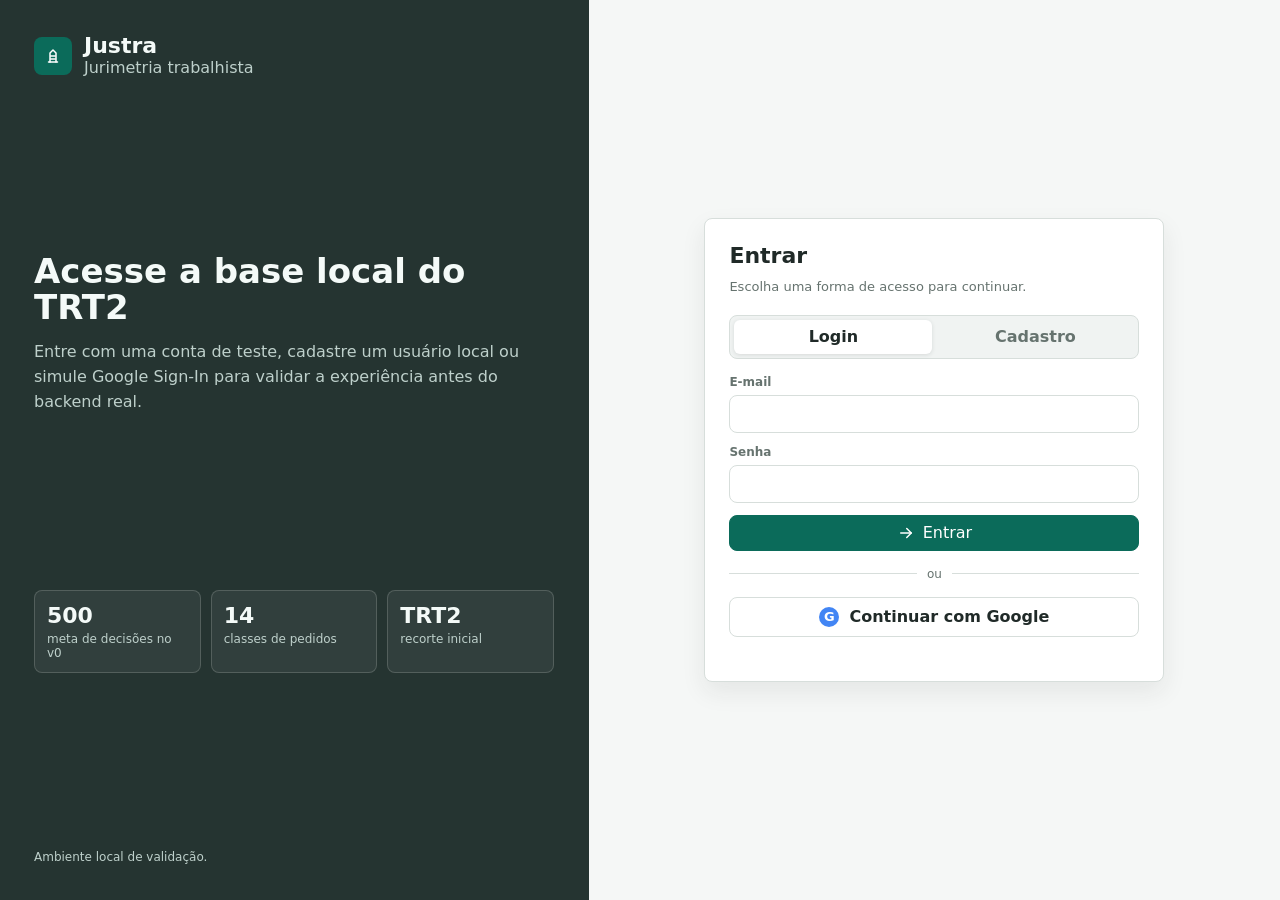
<file: site/index.html>
<!doctype html>
<html lang="pt-BR">
<head>
  <meta charset="utf-8">
  <meta name="viewport" content="width=device-width, initial-scale=1">
  <title>Justra v0 - TRT2 Local</title>
  <style>
    :root {
      --ink: #202a28;
      --muted: #66736f;
      --line: #d7dedb;
      --surface: #ffffff;
      --page: #f5f7f6;
      --nav: #253431;
      --nav-soft: #314540;
      --teal: #0b6b5a;
      --teal-soft: #d9eee9;
      --red: #a64235;
      --red-soft: #f2dfdc;
      --amber: #8a620f;
      --amber-soft: #f3e8c8;
      --olive: #566b2e;
      --olive-soft: #e5edd8;
      --plum: #76506f;
      --plum-soft: #eaddea;
      --shadow: 0 10px 24px rgba(32, 42, 40, .08);
    }

    * { box-sizing: border-box; }

    body {
      margin: 0;
      min-height: 100vh;
      color: var(--ink);
      background: var(--page);
      font-family: Inter, ui-sans-serif, system-ui, -apple-system, BlinkMacSystemFont, "Segoe UI", sans-serif;
      letter-spacing: 0;
    }

    button, input, select {
      font: inherit;
      letter-spacing: 0;
    }

    button {
      cursor: pointer;
    }

    .auth-screen {
      display: grid;
      min-height: 100vh;
      grid-template-columns: minmax(320px, .92fr) minmax(360px, 1.08fr);
      background: var(--page);
    }

    .auth-panel {
      display: flex;
      flex-direction: column;
      justify-content: space-between;
      gap: 28px;
      padding: 34px;
      color: #f4faf8;
      background: var(--nav);
    }

    .auth-brand {
      display: flex;
      align-items: center;
      gap: 12px;
    }

    .auth-brand strong {
      display: block;
      font-size: 22px;
      line-height: 1.1;
    }

    .auth-brand span,
    .auth-copy p,
    .auth-note {
      color: #bed0cb;
    }

    .auth-copy {
      max-width: 520px;
    }

    .auth-copy h1 {
      margin: 0;
      font-size: 34px;
      line-height: 1.08;
    }

    .auth-copy p {
      margin: 14px 0 0;
      line-height: 1.55;
    }

    .auth-stats {
      display: grid;
      grid-template-columns: repeat(3, minmax(0, 1fr));
      gap: 10px;
      max-width: 520px;
    }

    .auth-stat {
      min-height: 76px;
      padding: 12px;
      border: 1px solid rgba(255, 255, 255, .16);
      border-radius: 8px;
      background: rgba(255, 255, 255, .06);
    }

    .auth-stat strong {
      display: block;
      font-size: 22px;
    }

    .auth-stat span {
      display: block;
      margin-top: 4px;
      color: #bed0cb;
      font-size: 12px;
    }

    .auth-form-wrap {
      display: grid;
      align-content: center;
      padding: 34px;
    }

    .auth-card {
      width: min(100%, 460px);
      margin: 0 auto;
      padding: 24px;
      border: 1px solid var(--line);
      border-radius: 8px;
      background: var(--surface);
      box-shadow: var(--shadow);
    }

    .auth-card h2 {
      margin: 0;
      font-size: 22px;
      line-height: 1.2;
    }

    .auth-card p {
      margin: 8px 0 18px;
      color: var(--muted);
      font-size: 13px;
      line-height: 1.45;
    }

    .auth-tabs {
      display: grid;
      grid-template-columns: 1fr 1fr;
      gap: 4px;
      padding: 4px;
      margin-bottom: 16px;
      border: 1px solid var(--line);
      border-radius: 8px;
      background: #f0f3f2;
    }

    .auth-tabs button {
      min-height: 34px;
      border: 0;
      border-radius: 6px;
      color: var(--muted);
      background: transparent;
      font-weight: 700;
    }

    .auth-tabs button.active {
      color: var(--ink);
      background: var(--surface);
      box-shadow: 0 1px 4px rgba(32, 42, 40, .12);
    }

    .auth-form {
      display: grid;
      gap: 12px;
    }

    .auth-form.hidden,
    .auth-screen.hidden,
    .shell.hidden {
      display: none;
    }

    .auth-divider {
      display: grid;
      grid-template-columns: 1fr auto 1fr;
      align-items: center;
      gap: 10px;
      margin: 16px 0;
      color: var(--muted);
      font-size: 12px;
    }

    .auth-divider::before,
    .auth-divider::after {
      content: "";
      height: 1px;
      background: var(--line);
    }

    .google-btn {
      display: flex;
      align-items: center;
      justify-content: center;
      gap: 10px;
      width: 100%;
      min-height: 40px;
      border: 1px solid var(--line);
      border-radius: 8px;
      color: var(--ink);
      background: var(--surface);
      font-weight: 700;
    }

    .google-dot {
      display: inline-grid;
      width: 20px;
      height: 20px;
      place-items: center;
      border-radius: 50%;
      color: #fff;
      background: #4285f4;
      font-size: 13px;
      font-weight: 800;
    }

    .auth-message {
      min-height: 20px;
      color: var(--red);
      font-size: 12px;
      font-weight: 700;
    }

    .auth-message.ok {
      color: var(--teal);
    }

    .auth-note {
      max-width: 520px;
      font-size: 12px;
      line-height: 1.45;
    }

    .shell {
      display: grid;
      min-height: 100vh;
      grid-template-columns: 232px minmax(0, 1fr) 360px;
    }

    .sidebar {
      display: flex;
      flex-direction: column;
      gap: 24px;
      padding: 22px 16px;
      color: #f4faf8;
      background: var(--nav);
    }

    .brand {
      display: flex;
      align-items: center;
      gap: 10px;
      min-width: 0;
      padding: 0 4px 12px;
      border-bottom: 1px solid rgba(255, 255, 255, .16);
    }

    .brand-mark {
      display: grid;
      flex: 0 0 38px;
      width: 38px;
      height: 38px;
      place-items: center;
      color: #fff;
      background: var(--teal);
      border-radius: 8px;
    }

    .brand-text strong {
      display: block;
      font-size: 17px;
      line-height: 1.1;
    }

    .brand-text span {
      display: block;
      margin-top: 3px;
      color: #bed0cb;
      font-size: 12px;
    }

    .nav {
      display: grid;
      gap: 6px;
    }

    .nav button {
      display: flex;
      align-items: center;
      width: 100%;
      min-height: 38px;
      gap: 10px;
      border: 0;
      border-radius: 8px;
      color: #e5f0ed;
      background: transparent;
      text-align: left;
      padding: 9px 10px;
    }

    .nav button:hover,
    .nav button.active {
      background: var(--nav-soft);
    }

    .sidebar-foot {
      margin-top: auto;
      padding: 12px;
      border: 1px solid rgba(255, 255, 255, .16);
      border-radius: 8px;
      color: #d4e2de;
      font-size: 12px;
      line-height: 1.45;
    }

    .main {
      min-width: 0;
      padding: 22px;
    }

    .topbar {
      display: flex;
      align-items: center;
      justify-content: space-between;
      gap: 16px;
      margin-bottom: 18px;
    }

    .title h1 {
      margin: 0;
      font-size: 24px;
      line-height: 1.15;
      font-weight: 760;
    }

    .title p {
      margin: 5px 0 0;
      color: var(--muted);
      font-size: 13px;
    }

    .actions {
      display: flex;
      align-items: center;
      gap: 8px;
    }

    .icon-btn,
    .command-btn {
      display: inline-flex;
      align-items: center;
      justify-content: center;
      min-height: 36px;
      border: 1px solid var(--line);
      border-radius: 8px;
      color: var(--ink);
      background: var(--surface);
    }

    .icon-btn {
      width: 36px;
      padding: 0;
    }

    .command-btn {
      gap: 8px;
      padding: 0 12px;
      color: #fff;
      border-color: var(--teal);
      background: var(--teal);
    }

    .user-chip {
      display: inline-flex;
      align-items: center;
      gap: 8px;
      min-height: 36px;
      max-width: 220px;
      padding: 0 10px;
      border: 1px solid var(--line);
      border-radius: 8px;
      background: var(--surface);
      color: var(--ink);
      font-size: 13px;
      font-weight: 700;
    }

    .user-chip span {
      overflow: hidden;
      text-overflow: ellipsis;
      white-space: nowrap;
    }

    .avatar {
      display: inline-grid;
      width: 24px;
      height: 24px;
      place-items: center;
      border-radius: 50%;
      color: #fff;
      background: var(--teal);
      font-size: 12px;
      font-weight: 800;
    }

    .filters {
      display: grid;
      grid-template-columns: 1.5fr repeat(3, minmax(140px, .7fr));
      gap: 10px;
      margin-bottom: 16px;
    }

    .field {
      display: grid;
      gap: 6px;
    }

    .field label {
      color: var(--muted);
      font-size: 12px;
      font-weight: 680;
    }

    .field input,
    .field select {
      width: 100%;
      min-height: 38px;
      border: 1px solid var(--line);
      border-radius: 8px;
      color: var(--ink);
      background: var(--surface);
      padding: 8px 10px;
      outline: none;
    }

    .field input:focus,
    .field select:focus {
      border-color: var(--teal);
      box-shadow: 0 0 0 3px rgba(11, 107, 90, .12);
    }

    .metrics {
      display: grid;
      grid-template-columns: repeat(4, minmax(0, 1fr));
      gap: 12px;
      margin-bottom: 16px;
    }

    .metric {
      min-width: 0;
      min-height: 104px;
      padding: 15px;
      border: 1px solid var(--line);
      border-radius: 8px;
      background: var(--surface);
      box-shadow: var(--shadow);
    }

    .metric span {
      display: block;
      color: var(--muted);
      font-size: 12px;
      font-weight: 680;
    }

    .metric strong {
      display: block;
      margin-top: 9px;
      font-size: 28px;
      line-height: 1;
    }

    .metric small {
      display: block;
      margin-top: 8px;
      color: var(--muted);
      font-size: 12px;
    }

    .grid {
      display: grid;
      grid-template-columns: minmax(0, 1.15fr) minmax(360px, .85fr);
      gap: 12px;
      align-items: start;
    }

    .panel {
      min-width: 0;
      border: 1px solid var(--line);
      border-radius: 8px;
      background: var(--surface);
      box-shadow: var(--shadow);
      overflow: hidden;
    }

    .panel-head {
      display: flex;
      align-items: center;
      justify-content: space-between;
      gap: 12px;
      min-height: 52px;
      padding: 14px 16px;
      border-bottom: 1px solid var(--line);
    }

    .panel-head h2 {
      margin: 0;
      font-size: 15px;
      line-height: 1.2;
    }

    .panel-body {
      padding: 14px 16px 16px;
    }

    .segmented {
      display: inline-flex;
      gap: 2px;
      padding: 3px;
      border: 1px solid var(--line);
      border-radius: 8px;
      background: #f0f3f2;
    }

    .segmented button {
      min-height: 30px;
      border: 0;
      border-radius: 6px;
      color: var(--muted);
      background: transparent;
      padding: 0 10px;
      font-size: 12px;
      font-weight: 680;
    }

    .segmented button.active {
      color: var(--ink);
      background: var(--surface);
      box-shadow: 0 1px 4px rgba(32, 42, 40, .12);
    }

    .bar-list {
      display: grid;
      gap: 12px;
    }

    .bar-row {
      display: grid;
      grid-template-columns: minmax(120px, .7fr) minmax(180px, 1fr) 48px;
      align-items: center;
      gap: 10px;
      min-height: 28px;
    }

    .bar-label {
      min-width: 0;
      overflow: hidden;
      text-overflow: ellipsis;
      white-space: nowrap;
      font-size: 13px;
      font-weight: 680;
    }

    .bar-track {
      height: 10px;
      border-radius: 999px;
      background: #e7ecea;
      overflow: hidden;
    }

    .bar-fill {
      height: 100%;
      border-radius: inherit;
      background: var(--teal);
    }

    .bar-value {
      color: var(--muted);
      font-size: 12px;
      text-align: right;
    }

    .outcomes {
      display: grid;
      gap: 12px;
    }

    .outcome-row {
      display: grid;
      gap: 7px;
    }

    .outcome-title {
      display: flex;
      justify-content: space-between;
      gap: 12px;
      font-size: 13px;
      font-weight: 700;
    }

    .stack {
      display: flex;
      height: 14px;
      border-radius: 999px;
      background: #e7ecea;
      overflow: hidden;
    }

    .stack span {
      height: 100%;
      min-width: 3px;
    }

    .procedente { background: var(--olive); }
    .parcial { background: var(--amber); }
    .improcedente { background: var(--red); }
    .na { background: #9aa5a1; }

    .legend {
      display: flex;
      flex-wrap: wrap;
      gap: 10px;
      margin-top: 12px;
      color: var(--muted);
      font-size: 12px;
    }

    .legend i {
      display: inline-block;
      width: 9px;
      height: 9px;
      border-radius: 3px;
      margin-right: 5px;
    }

    .decision-list {
      display: grid;
      gap: 8px;
    }

    .decision-item {
      display: grid;
      grid-template-columns: 1fr auto;
      gap: 8px;
      width: 100%;
      min-height: 74px;
      border: 1px solid var(--line);
      border-radius: 8px;
      background: #fbfcfc;
      padding: 11px;
      text-align: left;
    }

    .decision-item.active {
      border-color: var(--teal);
      box-shadow: 0 0 0 3px rgba(11, 107, 90, .12);
    }

    .decision-main {
      min-width: 0;
    }

    .decision-title {
      overflow: hidden;
      text-overflow: ellipsis;
      white-space: nowrap;
      font-size: 13px;
      font-weight: 760;
    }

    .decision-meta {
      display: flex;
      flex-wrap: wrap;
      gap: 7px;
      margin-top: 7px;
      color: var(--muted);
      font-size: 12px;
    }

    .tag {
      display: inline-flex;
      align-items: center;
      min-height: 24px;
      border-radius: 999px;
      padding: 0 8px;
      font-size: 12px;
      font-weight: 700;
      white-space: nowrap;
    }

    .tag.teal { color: var(--teal); background: var(--teal-soft); }
    .tag.red { color: var(--red); background: var(--red-soft); }
    .tag.amber { color: var(--amber); background: var(--amber-soft); }
    .tag.olive { color: var(--olive); background: var(--olive-soft); }
    .tag.plum { color: var(--plum); background: var(--plum-soft); }

    .side {
      min-width: 0;
      padding: 22px 18px;
      border-left: 1px solid var(--line);
      background: #fbfcfc;
    }

    .detail {
      position: sticky;
      top: 18px;
      display: grid;
      gap: 12px;
    }

    .detail-header {
      padding: 16px;
      border: 1px solid var(--line);
      border-radius: 8px;
      background: var(--surface);
      box-shadow: var(--shadow);
    }

    .detail-header h2 {
      margin: 10px 0 6px;
      font-size: 18px;
      line-height: 1.25;
    }

    .detail-header p {
      margin: 0;
      color: var(--muted);
      font-size: 13px;
      line-height: 1.45;
    }

    .detail-grid {
      display: grid;
      grid-template-columns: 1fr 1fr;
      gap: 8px;
    }

    .fact {
      min-width: 0;
      padding: 12px;
      border: 1px solid var(--line);
      border-radius: 8px;
      background: var(--surface);
    }

    .fact span {
      display: block;
      color: var(--muted);
      font-size: 11px;
      font-weight: 720;
    }

    .fact strong {
      display: block;
      margin-top: 5px;
      overflow-wrap: anywhere;
      font-size: 13px;
    }

    .quote {
      padding: 14px;
      border-left: 4px solid var(--teal);
      border-radius: 8px;
      background: var(--teal-soft);
      color: #173c36;
      font-size: 13px;
      line-height: 1.48;
    }

    .mini-table {
      width: 100%;
      border-collapse: collapse;
      font-size: 13px;
    }

    .mini-table th,
    .mini-table td {
      padding: 9px 6px;
      border-bottom: 1px solid var(--line);
      text-align: left;
      vertical-align: top;
    }

    .mini-table th {
      color: var(--muted);
      font-size: 11px;
      text-transform: uppercase;
    }

    .heatmap {
      display: grid;
      grid-template-columns: 140px repeat(4, minmax(54px, 1fr));
      gap: 6px;
      align-items: stretch;
      overflow-x: auto;
    }

    .heat-cell,
    .heat-label,
    .heat-head {
      min-height: 34px;
      border-radius: 6px;
      padding: 8px;
      font-size: 12px;
    }

    .heat-head {
      color: var(--muted);
      font-weight: 760;
      text-align: center;
    }

    .heat-label {
      color: var(--ink);
      background: #f0f3f2;
      font-weight: 700;
    }

    .heat-cell {
      color: var(--ink);
      background: var(--teal-soft);
      text-align: center;
      font-weight: 760;
    }

    .empty {
      padding: 24px;
      color: var(--muted);
      text-align: center;
      border: 1px dashed var(--line);
      border-radius: 8px;
      background: #fbfcfc;
    }

    svg {
      width: 18px;
      height: 18px;
      flex: 0 0 auto;
      stroke: currentColor;
      stroke-width: 2;
      stroke-linecap: round;
      stroke-linejoin: round;
      fill: none;
    }

    @media (max-width: 1180px) {
      .shell {
        grid-template-columns: 84px minmax(0, 1fr);
      }

      .sidebar {
        padding: 18px 10px;
      }

      .brand-text,
      .nav span,
      .sidebar-foot {
        display: none;
      }

      .nav button {
        justify-content: center;
      }

      .side {
        grid-column: 2;
        border-left: 0;
        border-top: 1px solid var(--line);
      }

      .detail {
        position: static;
      }
    }

    @media (max-width: 860px) {
      .auth-screen {
        grid-template-columns: 1fr;
      }

      .auth-panel,
      .auth-form-wrap {
        padding: 20px;
      }

      .auth-copy h1 {
        font-size: 28px;
      }

      .auth-stats {
        grid-template-columns: 1fr;
      }

      .shell {
        display: block;
      }

      .sidebar {
        position: sticky;
        top: 0;
        z-index: 5;
        flex-direction: row;
        align-items: center;
        gap: 12px;
        overflow-x: auto;
      }

      .brand {
        border-bottom: 0;
        padding: 0;
      }

      .nav {
        display: flex;
        min-width: max-content;
      }

      .main,
      .side {
        padding: 16px;
      }

      .topbar,
      .actions {
        align-items: stretch;
        flex-direction: column;
      }

      .actions {
        flex-direction: row;
      }

      .filters,
      .metrics,
      .grid,
      .detail-grid {
        grid-template-columns: 1fr;
      }

      .bar-row {
        grid-template-columns: 1fr;
      }

      .bar-value {
        text-align: left;
      }
    }
  </style>
</head>
<body>
  <section class="auth-screen" id="authScreen">
    <aside class="auth-panel">
      <div class="auth-brand">
        <div class="brand-mark" aria-hidden="true">
          <svg viewBox="0 0 24 24"><path d="M6 20h12"/><path d="M8 20V8l4-4 4 4v12"/><path d="M9 12h6"/><path d="M9 16h6"/></svg>
        </div>
        <div>
          <strong>Justra</strong>
          <span>Jurimetria trabalhista</span>
        </div>
      </div>

      <div class="auth-copy">
        <h1>Acesse a base local do TRT2</h1>
        <p>Entre com uma conta de teste, cadastre um usuário local ou simule Google Sign-In para validar a experiência antes do backend real.</p>
      </div>

      <div class="auth-stats">
        <div class="auth-stat"><strong>500</strong><span>meta de decisões no v0</span></div>
        <div class="auth-stat"><strong>14</strong><span>classes de pedidos</span></div>
        <div class="auth-stat"><strong>TRT2</strong><span>recorte inicial</span></div>
      </div>

      <div class="auth-note">
        Ambiente local de validação.
      </div>
    </aside>

    <main class="auth-form-wrap">
      <section class="auth-card">
        <h2>Entrar</h2>
        <p>Escolha uma forma de acesso para continuar.</p>

        <div class="auth-tabs" aria-label="Modo de autenticação">
          <button class="active" id="loginTab" type="button">Login</button>
          <button id="signupTab" type="button">Cadastro</button>
        </div>

        <form class="auth-form" id="loginForm">
          <div class="field">
            <label for="loginEmail">E-mail</label>
            <input id="loginEmail" type="email" autocomplete="email" required>
          </div>
          <div class="field">
            <label for="loginPassword">Senha</label>
            <input id="loginPassword" type="password" autocomplete="current-password" required>
          </div>
          <button class="command-btn" type="submit">
            <svg viewBox="0 0 24 24"><path d="M5 12h14"/><path d="M13 6l6 6-6 6"/></svg>
            Entrar
          </button>
        </form>

        <form class="auth-form hidden" id="signupForm">
          <div class="field">
            <label for="signupName">Nome</label>
            <input id="signupName" type="text" autocomplete="name" required>
          </div>
          <div class="field">
            <label for="signupEmail">E-mail</label>
            <input id="signupEmail" type="email" autocomplete="email" required>
          </div>
          <div class="field">
            <label for="signupPassword">Senha</label>
            <input id="signupPassword" type="password" autocomplete="new-password" minlength="8" required>
          </div>
          <button class="command-btn" type="submit">
            <svg viewBox="0 0 24 24"><path d="M12 5v14"/><path d="M5 12h14"/></svg>
            Criar conta
          </button>
        </form>

        <div class="auth-divider">ou</div>
        <button class="google-btn" id="googleBtn" type="button">
          <span class="google-dot">G</span>
          Continuar com Google
        </button>
        <div id="authMessage" class="auth-message" role="status"></div>
      </section>
    </main>
  </section>

  <div class="shell hidden" id="appShell">
    <aside class="sidebar">
      <div class="brand">
        <div class="brand-mark" aria-hidden="true">
          <svg viewBox="0 0 24 24"><path d="M6 20h12"/><path d="M8 20V8l4-4 4 4v12"/><path d="M9 12h6"/><path d="M9 16h6"/></svg>
        </div>
        <div class="brand-text">
          <strong>Justra</strong>
          <span>TRT2 Local</span>
        </div>
      </div>

      <nav class="nav" aria-label="Navegação">
        <button class="active" data-view="overview" title="Visão geral">
          <svg viewBox="0 0 24 24"><path d="M4 19V5"/><path d="M4 19h16"/><path d="M8 16V9"/><path d="M13 16V6"/><path d="M18 16v-4"/></svg>
          <span>Visão geral</span>
        </button>
        <button data-view="claims" title="Pedidos">
          <svg viewBox="0 0 24 24"><path d="M5 6h14"/><path d="M5 12h14"/><path d="M5 18h8"/></svg>
          <span>Pedidos</span>
        </button>
        <button data-view="judges" title="Juízes">
          <svg viewBox="0 0 24 24"><path d="M12 3l8 4-8 4-8-4 8-4z"/><path d="M4 11l8 4 8-4"/><path d="M4 15l8 4 8-4"/></svg>
          <span>Juízes</span>
        </button>
        <button data-view="decisions" title="Decisões">
          <svg viewBox="0 0 24 24"><path d="M7 3h7l4 4v14H7z"/><path d="M14 3v5h4"/><path d="M10 13h5"/><path d="M10 17h5"/></svg>
          <span>Decisões</span>
        </button>
      </nav>

      <div class="sidebar-foot">
        Base de teste com dados fictícios inspirados no pipeline local.
      </div>
    </aside>

    <main class="main">
      <header class="topbar">
        <div class="title">
          <h1>Jurimetria trabalhista TRT2</h1>
          <p id="summaryLine">Amostra local por pedido, vara, juiz e desfecho.</p>
        </div>
        <div class="actions">
          <div class="user-chip" id="userChip" title="Usuário atual">
            <span class="avatar" id="userAvatar">J</span>
            <span id="userName">Justra</span>
          </div>
          <button class="icon-btn" id="resetBtn" title="Limpar filtros" aria-label="Limpar filtros">
            <svg viewBox="0 0 24 24"><path d="M21 12a9 9 0 1 1-3-6.7"/><path d="M21 3v6h-6"/></svg>
          </button>
          <button class="icon-btn" id="logoutBtn" title="Sair" aria-label="Sair">
            <svg viewBox="0 0 24 24"><path d="M10 17l5-5-5-5"/><path d="M15 12H3"/><path d="M21 4v16"/></svg>
          </button>
          <button class="command-btn" id="exportBtn" title="Exportar CSV">
            <svg viewBox="0 0 24 24"><path d="M12 3v12"/><path d="M7 10l5 5 5-5"/><path d="M5 21h14"/></svg>
            Exportar CSV
          </button>
        </div>
      </header>

      <section class="filters" aria-label="Filtros">
        <div class="field">
          <label for="searchInput">Busca</label>
          <input id="searchInput" type="search" placeholder="vara, juiz, pedido, fundamento">
        </div>
        <div class="field">
          <label for="claimFilter">Pedido</label>
          <select id="claimFilter"></select>
        </div>
        <div class="field">
          <label for="unitFilter">Vara</label>
          <select id="unitFilter"></select>
        </div>
        <div class="field">
          <label for="outcomeFilter">Desfecho</label>
          <select id="outcomeFilter"></select>
        </div>
      </section>

      <section class="metrics" aria-label="Métricas principais">
        <div class="metric">
          <span>Documentos</span>
          <strong id="metricDocs">0</strong>
          <small id="metricDocsSub">TRT2 público</small>
        </div>
        <div class="metric">
          <span>Pedidos identificados</span>
          <strong id="metricClaims">0</strong>
          <small id="metricClaimsSub">classes trabalhistas</small>
        </div>
        <div class="metric">
          <span>Mais comum</span>
          <strong id="metricTopClaim">-</strong>
          <small id="metricTopClaimSub">pedido no filtro atual</small>
        </div>
        <div class="metric">
          <span>Procedência total/parcial</span>
          <strong id="metricSuccess">0%</strong>
          <small id="metricSuccessSub">por decisão filtrada</small>
        </div>
      </section>

      <div class="grid">
        <section class="panel" id="leftPanel">
          <div class="panel-head">
            <h2 id="primaryTitle">Pedidos mais frequentes</h2>
            <div class="segmented" id="chartMode" aria-label="Modo do gráfico">
              <button class="active" data-mode="claims">Pedidos</button>
              <button data-mode="units">Varas</button>
              <button data-mode="judges">Juízes</button>
            </div>
          </div>
          <div class="panel-body">
            <div class="bar-list" id="barList"></div>
          </div>
        </section>

        <section class="panel">
          <div class="panel-head">
            <h2>Desfecho por pedido</h2>
          </div>
          <div class="panel-body">
            <div class="outcomes" id="outcomeList"></div>
            <div class="legend">
              <span><i class="procedente"></i>Procedente</span>
              <span><i class="parcial"></i>Parcial</span>
              <span><i class="improcedente"></i>Improcedente</span>
              <span><i class="na"></i>Não identificado</span>
            </div>
          </div>
        </section>

        <section class="panel" id="heatPanel">
          <div class="panel-head">
            <h2>Mapa de pedidos</h2>
          </div>
          <div class="panel-body">
            <div class="heatmap" id="heatmap"></div>
          </div>
        </section>

        <section class="panel">
          <div class="panel-head">
            <h2>Decisões</h2>
            <span class="tag teal" id="decisionCount">0</span>
          </div>
          <div class="panel-body">
            <div class="decision-list" id="decisionList"></div>
          </div>
        </section>
      </div>
    </main>

    <aside class="side">
      <div class="detail" id="detail"></div>
    </aside>
  </div>

  <script>
    const GOOGLE_CLIENT_ID = "";
    const AUTH_USERS_KEY = "justra.auth.users";
    const AUTH_SESSION_KEY = "justra.auth.session";

    const decisions = [
      {
        id: "TRT2-0001",
        process: "1000123-45.2024.5.02.0001",
        unit: "1ª Vara do Trabalho de São Paulo",
        judge: "Marina Duarte",
        claim: "horas_extras",
        outcome: "procedente_parcial",
        date: "2025-01-10",
        value: 128000,
        confidence: 0.86,
        title: "Controle de jornada e cartões de ponto inconsistentes",
        grounds: "Cartões de ponto com marcações uniformes e prova oral convergente sobre extrapolação habitual.",
        excerpt: "A prova testemunhal confirmou a permanência após o encerramento formal da jornada."
      },
      {
        id: "TRT2-0002",
        process: "1000456-19.2024.5.02.0032",
        unit: "32ª Vara do Trabalho de São Paulo",
        judge: "Rafael Tavares",
        claim: "dano_moral",
        outcome: "improcedente",
        date: "2025-02-04",
        value: 42000,
        confidence: 0.78,
        title: "Cobrança de metas sem prova de exposição vexatória",
        grounds: "Ausência de prova de ato ilícito específico e de dano extrapatrimonial indenizável.",
        excerpt: "A cobrança de desempenho, isoladamente, não demonstrou abuso patronal."
      },
      {
        id: "TRT2-0003",
        process: "1000789-74.2023.5.02.0443",
        unit: "3ª Vara do Trabalho de Santos",
        judge: "Helena Prado",
        claim: "adicional_insalubridade",
        outcome: "procedente",
        date: "2025-03-22",
        value: 76000,
        confidence: 0.91,
        title: "Laudo pericial confirma agente insalubre em grau médio",
        grounds: "Perícia técnica reconheceu exposição habitual a agentes químicos sem EPI eficaz.",
        excerpt: "O fornecimento formal de equipamento não afastou a habitualidade da exposição."
      },
      {
        id: "TRT2-0004",
        process: "1000888-31.2024.5.02.0065",
        unit: "65ª Vara do Trabalho de São Paulo",
        judge: "Caio Meirelles",
        claim: "vinculo_empregaticio",
        outcome: "procedente",
        date: "2025-04-11",
        value: 184000,
        confidence: 0.82,
        title: "Plataforma digital e subordinação algorítmica",
        grounds: "Conjunto probatório indicou pessoalidade, onerosidade, habitualidade e controle operacional.",
        excerpt: "A autonomia formal não prevalece diante da ingerência direta na execução do trabalho."
      },
      {
        id: "TRT2-0005",
        process: "1000930-50.2024.5.02.0021",
        unit: "21ª Vara do Trabalho de São Paulo",
        judge: "Bianca Nogueira",
        claim: "intervalo_intrajornada",
        outcome: "procedente_parcial",
        date: "2025-04-29",
        value: 52000,
        confidence: 0.74,
        title: "Supressão parcial de intervalo em turnos alternados",
        grounds: "Prova documental indicou fruição parcial em parte do período contratual.",
        excerpt: "A condenação limita-se aos dias em que o intervalo mínimo não foi observado."
      },
      {
        id: "TRT2-0006",
        process: "1001022-21.2023.5.02.0202",
        unit: "2ª Vara do Trabalho de Osasco",
        judge: "Sofia Martins",
        claim: "verbas_rescisorias",
        outcome: "procedente_parcial",
        date: "2025-05-08",
        value: 39000,
        confidence: 0.8,
        title: "Diferenças rescisórias após quitação parcial",
        grounds: "Recibos comprovam pagamento de parte das parcelas, remanescendo diferenças de férias e décimo terceiro.",
        excerpt: "A quitação não abrange verbas expressamente ressalvadas na inicial."
      },
      {
        id: "TRT2-0007",
        process: "1001144-58.2024.5.02.0318",
        unit: "18ª Vara do Trabalho de Guarulhos",
        judge: "Marina Duarte",
        claim: "adicional_periculosidade",
        outcome: "improcedente",
        date: "2025-05-19",
        value: 69000,
        confidence: 0.76,
        title: "Contato eventual com área de risco",
        grounds: "Laudo pericial afastou permanência habitual em área de risco acentuado.",
        excerpt: "O ingresso eventual não caracteriza exposição permanente ou intermitente relevante."
      },
      {
        id: "TRT2-0008",
        process: "1001320-37.2024.5.02.0078",
        unit: "78ª Vara do Trabalho de São Paulo",
        judge: "Rafael Tavares",
        claim: "fgts",
        outcome: "procedente",
        date: "2025-06-02",
        value: 31000,
        confidence: 0.88,
        title: "Depósitos de FGTS não comprovados",
        grounds: "Extrato analítico revelou lacunas mensais sem prova de recolhimento pela reclamada.",
        excerpt: "A regularidade dos depósitos é ônus documental da empregadora."
      },
      {
        id: "TRT2-0009",
        process: "1001477-10.2024.5.02.0001",
        unit: "1ª Vara do Trabalho de São Paulo",
        judge: "Helena Prado",
        claim: "multa_477",
        outcome: "procedente",
        date: "2025-06-24",
        value: 18000,
        confidence: 0.84,
        title: "Atraso no pagamento das verbas rescisórias",
        grounds: "Comprovado pagamento fora do prazo legal sem controvérsia substancial sobre o vínculo.",
        excerpt: "A mora rescisória atrai a penalidade prevista no art. 477 da CLT."
      },
      {
        id: "TRT2-0010",
        process: "1001512-83.2023.5.02.0443",
        unit: "3ª Vara do Trabalho de Santos",
        judge: "Caio Meirelles",
        claim: "equiparacao_salarial",
        outcome: "nao_identificado",
        date: "2025-07-03",
        value: 93000,
        confidence: 0.58,
        title: "Paradigma indicado com funções parcialmente distintas",
        grounds: "Trechos decisórios exigem validação manual quanto ao resultado específico do pedido.",
        excerpt: "A prova técnica descreve tarefas com interseção parcial entre reclamante e paradigma."
      }
    ];

    const claimLabels = {
      horas_extras: "Horas extras",
      dano_moral: "Dano moral",
      verbas_rescisorias: "Verbas rescisórias",
      adicional_insalubridade: "Insalubridade",
      adicional_periculosidade: "Periculosidade",
      vinculo_empregaticio: "Vínculo empregatício",
      equiparacao_salarial: "Equiparação salarial",
      intervalo_intrajornada: "Intervalo intrajornada",
      multa_477: "Multa 477",
      fgts: "FGTS"
    };

    const outcomeLabels = {
      procedente: "Procedente",
      procedente_parcial: "Parcial",
      improcedente: "Improcedente",
      acordo: "Acordo",
      extinto: "Extinto",
      nao_identificado: "Não identificado"
    };

    const outcomeClasses = {
      procedente: "olive",
      procedente_parcial: "amber",
      improcedente: "red",
      acordo: "plum",
      extinto: "plum",
      nao_identificado: "teal"
    };

    const state = {
      view: "overview",
      chartMode: "claims",
      selectedId: decisions[0].id
    };

    const $ = (selector) => document.querySelector(selector);
    const $$ = (selector) => Array.from(document.querySelectorAll(selector));

    function loadUsers() {
      return JSON.parse(localStorage.getItem(AUTH_USERS_KEY) || "[]");
    }

    async function hashPassword(password, salt) {
      if (!globalThis.crypto?.subtle) {
        return `local:${btoa(unescape(encodeURIComponent(`${salt}:${password}`)))}`;
      }
      const data = new TextEncoder().encode(`${salt}:${password}`);
      const hash = await crypto.subtle.digest("SHA-256", data);
      return [...new Uint8Array(hash)].map(byte => byte.toString(16).padStart(2, "0")).join("");
    }

    function setAuthMessage(message, ok = false) {
      const node = $("#authMessage");
      node.textContent = message;
      node.classList.toggle("ok", ok);
    }

    function setSession(user) {
      const session = {
        id: user.id,
        name: user.name,
        email: user.email,
        provider: user.provider,
        signedAt: new Date().toISOString()
      };
      localStorage.setItem(AUTH_SESSION_KEY, JSON.stringify(session));
      showApp(session);
    }

    function getSession() {
      return JSON.parse(localStorage.getItem(AUTH_SESSION_KEY) || "null");
    }

    function clearSession() {
      localStorage.removeItem(AUTH_SESSION_KEY);
      $("#appShell").classList.add("hidden");
      $("#authScreen").classList.remove("hidden");
      setAuthMessage("");
    }

    function initials(nameOrEmail) {
      const value = String(nameOrEmail || "J").trim();
      const parts = value.includes("@") ? [value[0]] : value.split(/\s+/);
      return parts.slice(0, 2).map(part => part[0] || "").join("").toUpperCase();
    }

    function showApp(session) {
      $("#authScreen").classList.add("hidden");
      $("#appShell").classList.remove("hidden");
      $("#userName").textContent = session.name || session.email;
      $("#userAvatar").textContent = initials(session.name || session.email);
      render();
    }

    function switchAuthMode(mode) {
      const login = mode === "login";
      $("#loginTab").classList.toggle("active", login);
      $("#signupTab").classList.toggle("active", !login);
      $("#loginForm").classList.toggle("hidden", !login);
      $("#signupForm").classList.toggle("hidden", login);
      setAuthMessage("");
    }

    async function loginWithPassword(event) {
      event.preventDefault();
      const email = $("#loginEmail").value.trim().toLowerCase();
      const password = $("#loginPassword").value;
      const users = loadUsers();
      const user = users.find(item => item.email === email && item.provider === "local");
      if (!user) {
        setAuthMessage("Usuário não encontrado.");
        return;
      }
      const hash = await hashPassword(password, email);
      if (hash !== user.passwordHash) {
        setAuthMessage("Senha inválida.");
        return;
      }
      setSession(user);
    }

    async function signupWithPassword(event) {
      event.preventDefault();
      const name = $("#signupName").value.trim();
      const email = $("#signupEmail").value.trim().toLowerCase();
      const password = $("#signupPassword").value;
      if (password.length < 8) {
        setAuthMessage("A senha precisa ter pelo menos 8 caracteres.");
        return;
      }
      const users = loadUsers();
      if (users.some(user => user.email === email)) {
        setAuthMessage("Este e-mail já está cadastrado.");
        return;
      }
      const user = {
        id: `local:${email}`,
        name,
        email,
        provider: "local",
        passwordHash: await hashPassword(password, email)
      };
      users.push(user);
      localStorage.setItem(AUTH_USERS_KEY, JSON.stringify(users));
      setAuthMessage("Conta criada. Entrando...", true);
      setSession(user);
    }

    function loginWithGoogleDemo() {
      setSession({
        id: "google:demo",
        name: "Conta Google Demo",
        email: "google.demo@justra.local",
        provider: "google"
      });
    }

    function decodeJwtPayload(token) {
      const payload = token.split(".")[1] || "";
      const normalized = payload.replace(/-/g, "+").replace(/_/g, "/");
      return JSON.parse(decodeURIComponent(escape(atob(normalized))));
    }

    function loadGoogleLibrary() {
      return new Promise(resolve => {
        if (!GOOGLE_CLIENT_ID || window.google?.accounts?.id) {
          resolve();
          return;
        }
        const script = document.createElement("script");
        script.src = "https://accounts.google.com/gsi/client";
        script.async = true;
        script.defer = true;
        script.onload = resolve;
        script.onerror = resolve;
        document.head.appendChild(script);
      });
    }

    async function initializeGoogleSignIn() {
      await loadGoogleLibrary();
      if (!GOOGLE_CLIENT_ID || !window.google?.accounts?.id) return;
      window.google.accounts.id.initialize({
        client_id: GOOGLE_CLIENT_ID,
        callback: response => {
          const profile = decodeJwtPayload(response.credential);
          setSession({
            id: `google:${profile.sub}`,
            name: profile.name,
            email: profile.email,
            provider: "google"
          });
        }
      });
    }

    function handleGoogleClick() {
      if (GOOGLE_CLIENT_ID && window.google?.accounts?.id) {
        window.google.accounts.id.prompt();
        return;
      }
      setAuthMessage("Google real sem Client ID. Entrando em modo demo.", true);
      window.setTimeout(loginWithGoogleDemo, 350);
    }

    async function bootAuth() {
      loadUsers();
      await initializeGoogleSignIn();
      $("#loginTab").addEventListener("click", () => switchAuthMode("login"));
      $("#signupTab").addEventListener("click", () => switchAuthMode("signup"));
      $("#loginForm").addEventListener("submit", loginWithPassword);
      $("#signupForm").addEventListener("submit", signupWithPassword);
      $("#googleBtn").addEventListener("click", handleGoogleClick);
      $("#logoutBtn").addEventListener("click", clearSession);
      const session = getSession();
      if (session) showApp(session);
    }

    function formatMoney(value) {
      return new Intl.NumberFormat("pt-BR", {
        style: "currency",
        currency: "BRL",
        maximumFractionDigits: 0
      }).format(value);
    }

    function normalize(value) {
      return String(value || "")
        .normalize("NFD")
        .replace(/[\u0300-\u036f]/g, "")
        .toLowerCase();
    }

    function countBy(rows, keyFn) {
      return rows.reduce((acc, row) => {
        const key = keyFn(row);
        acc[key] = (acc[key] || 0) + 1;
        return acc;
      }, {});
    }

    function optionHTML(value, label) {
      return `<option value="${value}">${label}</option>`;
    }

    function populateFilters() {
      const claimOptions = Object.entries(claimLabels)
        .map(([value, label]) => optionHTML(value, label))
        .join("");
      const units = [...new Set(decisions.map(item => item.unit))].sort();
      const outcomes = Object.entries(outcomeLabels);

      $("#claimFilter").innerHTML = optionHTML("", "Todos") + claimOptions;
      $("#unitFilter").innerHTML = optionHTML("", "Todas") + units.map(unit => optionHTML(unit, unit)).join("");
      $("#outcomeFilter").innerHTML = optionHTML("", "Todos") + outcomes.map(([value, label]) => optionHTML(value, label)).join("");
    }

    function filteredRows() {
      const query = normalize($("#searchInput").value);
      const claim = $("#claimFilter").value;
      const unit = $("#unitFilter").value;
      const outcome = $("#outcomeFilter").value;

      return decisions.filter(item => {
        const text = normalize([item.unit, item.judge, claimLabels[item.claim], outcomeLabels[item.outcome], item.title, item.grounds, item.process].join(" "));
        return (!query || text.includes(query))
          && (!claim || item.claim === claim)
          && (!unit || item.unit === unit)
          && (!outcome || item.outcome === outcome);
      });
    }

    function renderMetrics(rows) {
      const claimCounts = countBy(rows, item => item.claim);
      const topClaim = Object.entries(claimCounts).sort((a, b) => b[1] - a[1])[0];
      const successful = rows.filter(item => ["procedente", "procedente_parcial"].includes(item.outcome)).length;
      const successRate = rows.length ? Math.round((successful / rows.length) * 100) : 0;
      const uniqueClaims = Object.keys(claimCounts).length;

      $("#metricDocs").textContent = rows.length;
      $("#metricClaims").textContent = uniqueClaims;
      $("#metricTopClaim").textContent = topClaim ? claimLabels[topClaim[0]] : "-";
      $("#metricSuccess").textContent = `${successRate}%`;
      $("#metricDocsSub").textContent = rows.length === 1 ? "decisão filtrada" : "decisões filtradas";
      $("#metricClaimsSub").textContent = uniqueClaims === 1 ? "classe encontrada" : "classes encontradas";
      $("#metricTopClaimSub").textContent = topClaim ? `${topClaim[1]} ocorrência(s)` : "sem ocorrência";
      $("#metricSuccessSub").textContent = `${successful} com acolhimento`;
      $("#summaryLine").textContent = `${rows.length} documentos no recorte atual`;
    }

    function renderBars(rows) {
      const mode = state.chartMode;
      const titleByMode = {
        claims: "Pedidos mais frequentes",
        units: "Varas com mais decisões",
        judges: "Juízes/relatores no recorte"
      };
      const keyFnByMode = {
        claims: item => claimLabels[item.claim],
        units: item => item.unit,
        judges: item => item.judge
      };
      const counts = countBy(rows, keyFnByMode[mode]);
      const entries = Object.entries(counts).sort((a, b) => b[1] - a[1]).slice(0, 8);
      const max = entries.length ? Math.max(...entries.map(([, value]) => value)) : 1;

      $("#primaryTitle").textContent = titleByMode[mode];
      $("#barList").innerHTML = entries.length ? entries.map(([label, value]) => `
        <div class="bar-row">
          <div class="bar-label" title="${label}">${label}</div>
          <div class="bar-track"><div class="bar-fill" style="width: ${(value / max) * 100}%"></div></div>
          <div class="bar-value">${value}</div>
        </div>
      `).join("") : `<div class="empty">Sem dados no recorte atual.</div>`;
    }

    function renderOutcomes(rows) {
      const claims = Object.keys(countBy(rows, item => item.claim));
      const html = claims.map(claim => {
        const subset = rows.filter(item => item.claim === claim);
        const total = subset.length || 1;
        const counts = countBy(subset, item => item.outcome);
        const p = Math.round(((counts.procedente || 0) / total) * 100);
        const pp = Math.round(((counts.procedente_parcial || 0) / total) * 100);
        const i = Math.round(((counts.improcedente || 0) / total) * 100);
        const n = Math.max(0, 100 - p - pp - i);
        return `
          <div class="outcome-row">
            <div class="outcome-title">
              <span>${claimLabels[claim]}</span>
              <span>${subset.length}</span>
            </div>
            <div class="stack" aria-label="${claimLabels[claim]}">
              <span class="procedente" style="width: ${p}%"></span>
              <span class="parcial" style="width: ${pp}%"></span>
              <span class="improcedente" style="width: ${i}%"></span>
              <span class="na" style="width: ${n}%"></span>
            </div>
          </div>
        `;
      }).join("");

      $("#outcomeList").innerHTML = html || `<div class="empty">Sem dados no recorte atual.</div>`;
    }

    function renderHeatmap(rows) {
      const claims = Object.keys(countBy(rows, item => item.claim)).slice(0, 6);
      const outcomes = ["procedente", "procedente_parcial", "improcedente", "nao_identificado"];
      let html = `<div></div>${outcomes.map(item => `<div class="heat-head">${outcomeLabels[item]}</div>`).join("")}`;

      claims.forEach(claim => {
        html += `<div class="heat-label">${claimLabels[claim]}</div>`;
        outcomes.forEach(outcome => {
          const count = rows.filter(item => item.claim === claim && item.outcome === outcome).length;
          const opacity = count ? Math.min(.95, .28 + count * .22) : .08;
          html += `<div class="heat-cell" style="background: rgba(11, 107, 90, ${opacity})">${count}</div>`;
        });
      });

      $("#heatmap").innerHTML = claims.length ? html : `<div class="empty">Sem dados no recorte atual.</div>`;
    }

    function renderDecisions(rows) {
      $("#decisionCount").textContent = rows.length;
      if (!rows.some(item => item.id === state.selectedId) && rows[0]) {
        state.selectedId = rows[0].id;
      }

      $("#decisionList").innerHTML = rows.length ? rows.map(item => `
        <button class="decision-item ${item.id === state.selectedId ? "active" : ""}" data-id="${item.id}">
          <span class="decision-main">
            <span class="decision-title">${item.title}</span>
            <span class="decision-meta">
              <span>${item.process}</span>
              <span>${item.unit}</span>
              <span>${item.judge}</span>
            </span>
          </span>
          <span class="tag ${outcomeClasses[item.outcome]}">${outcomeLabels[item.outcome]}</span>
        </button>
      `).join("") : `<div class="empty">Sem decisões no recorte atual.</div>`;

      $$(".decision-item").forEach(button => {
        button.addEventListener("click", () => {
          state.selectedId = button.dataset.id;
          render();
        });
      });
    }

    function renderDetail(rows) {
      const selected = rows.find(item => item.id === state.selectedId) || rows[0];
      if (!selected) {
        $("#detail").innerHTML = `<div class="empty">Sem decisão selecionada.</div>`;
        return;
      }

      $("#detail").innerHTML = `
        <div class="detail-header">
          <span class="tag ${outcomeClasses[selected.outcome]}">${outcomeLabels[selected.outcome]}</span>
          <h2>${selected.title}</h2>
          <p>${selected.grounds}</p>
        </div>
        <div class="detail-grid">
          <div class="fact"><span>Processo</span><strong>${selected.process}</strong></div>
          <div class="fact"><span>Pedido</span><strong>${claimLabels[selected.claim]}</strong></div>
          <div class="fact"><span>Vara</span><strong>${selected.unit}</strong></div>
          <div class="fact"><span>Juiz</span><strong>${selected.judge}</strong></div>
          <div class="fact"><span>Valor estimado</span><strong>${formatMoney(selected.value)}</strong></div>
          <div class="fact"><span>Confiança</span><strong>${Math.round(selected.confidence * 100)}%</strong></div>
        </div>
        <div class="quote">${selected.excerpt}</div>
        <section class="panel">
          <div class="panel-head"><h2>Comparáveis</h2></div>
          <div class="panel-body">
            <table class="mini-table">
              <thead><tr><th>Recorte</th><th>Total</th><th>Acolhimento</th></tr></thead>
              <tbody>
                ${comparisonRows(selected)}
              </tbody>
            </table>
          </div>
        </section>
      `;
    }

    function comparisonRows(selected) {
      const sameClaim = decisions.filter(item => item.claim === selected.claim);
      const sameUnit = decisions.filter(item => item.unit === selected.unit);
      const sameJudge = decisions.filter(item => item.judge === selected.judge);
      return [
        ["Mesmo pedido", sameClaim],
        ["Mesma vara", sameUnit],
        ["Mesmo juiz", sameJudge]
      ].map(([label, rows]) => {
        const success = rows.filter(item => ["procedente", "procedente_parcial"].includes(item.outcome)).length;
        const rate = rows.length ? Math.round((success / rows.length) * 100) : 0;
        return `<tr><td>${label}</td><td>${rows.length}</td><td>${rate}%</td></tr>`;
      }).join("");
    }

    function applyView() {
      if (state.view === "claims") state.chartMode = "claims";
      if (state.view === "judges") state.chartMode = "judges";
      if (state.view === "decisions") state.chartMode = "units";

      $$(".nav button").forEach(button => {
        button.classList.toggle("active", button.dataset.view === state.view);
      });
      $$("#chartMode button").forEach(button => {
        button.classList.toggle("active", button.dataset.mode === state.chartMode);
      });
    }

    function render() {
      const rows = filteredRows();
      applyView();
      renderMetrics(rows);
      renderBars(rows);
      renderOutcomes(rows);
      renderHeatmap(rows);
      renderDecisions(rows);
      renderDetail(rows);
    }

    function exportCsv() {
      const rows = filteredRows();
      const headers = ["processo", "vara", "juiz", "pedido", "desfecho", "data", "fundamento"];
      const csvRows = rows.map(item => [
        item.process,
        item.unit,
        item.judge,
        claimLabels[item.claim],
        outcomeLabels[item.outcome],
        item.date,
        item.grounds
      ].map(value => `"${String(value).replaceAll('"', '""')}"`).join(","));

      const blob = new Blob([[headers.join(","), ...csvRows].join("\n")], { type: "text/csv;charset=utf-8" });
      const url = URL.createObjectURL(blob);
      const link = document.createElement("a");
      link.href = url;
      link.download = "justra_trt2_mock.csv";
      link.click();
      URL.revokeObjectURL(url);
    }

    function resetFilters() {
      $("#searchInput").value = "";
      $("#claimFilter").value = "";
      $("#unitFilter").value = "";
      $("#outcomeFilter").value = "";
      state.selectedId = decisions[0].id;
      render();
    }

    populateFilters();
    ["searchInput", "claimFilter", "unitFilter", "outcomeFilter"].forEach(id => {
      $(`#${id}`).addEventListener("input", render);
    });
    $$(".nav button").forEach(button => {
      button.addEventListener("click", () => {
        state.view = button.dataset.view;
        render();
      });
    });
    $$("#chartMode button").forEach(button => {
      button.addEventListener("click", () => {
        state.chartMode = button.dataset.mode;
        render();
      });
    });
    $("#resetBtn").addEventListener("click", resetFilters);
    $("#exportBtn").addEventListener("click", exportCsv);
    bootAuth();
  </script>
</body>
</html>
</file>
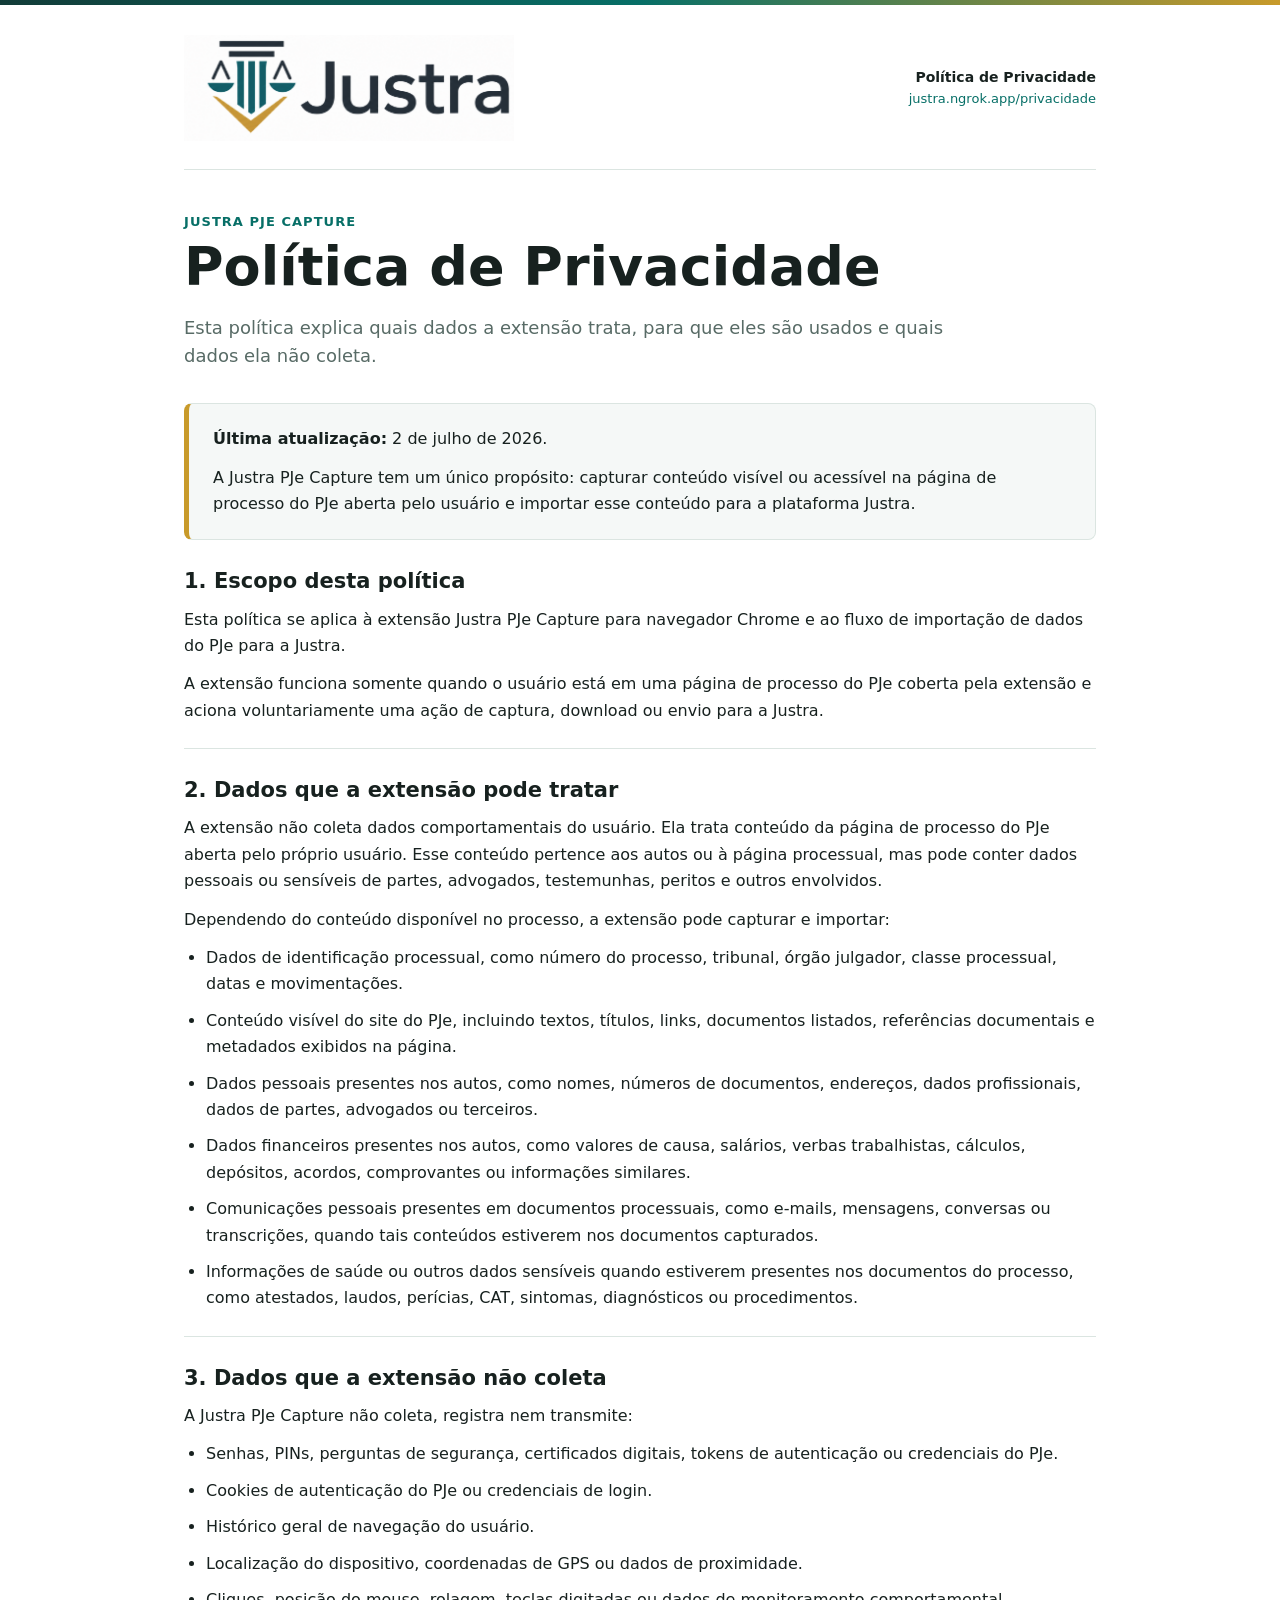
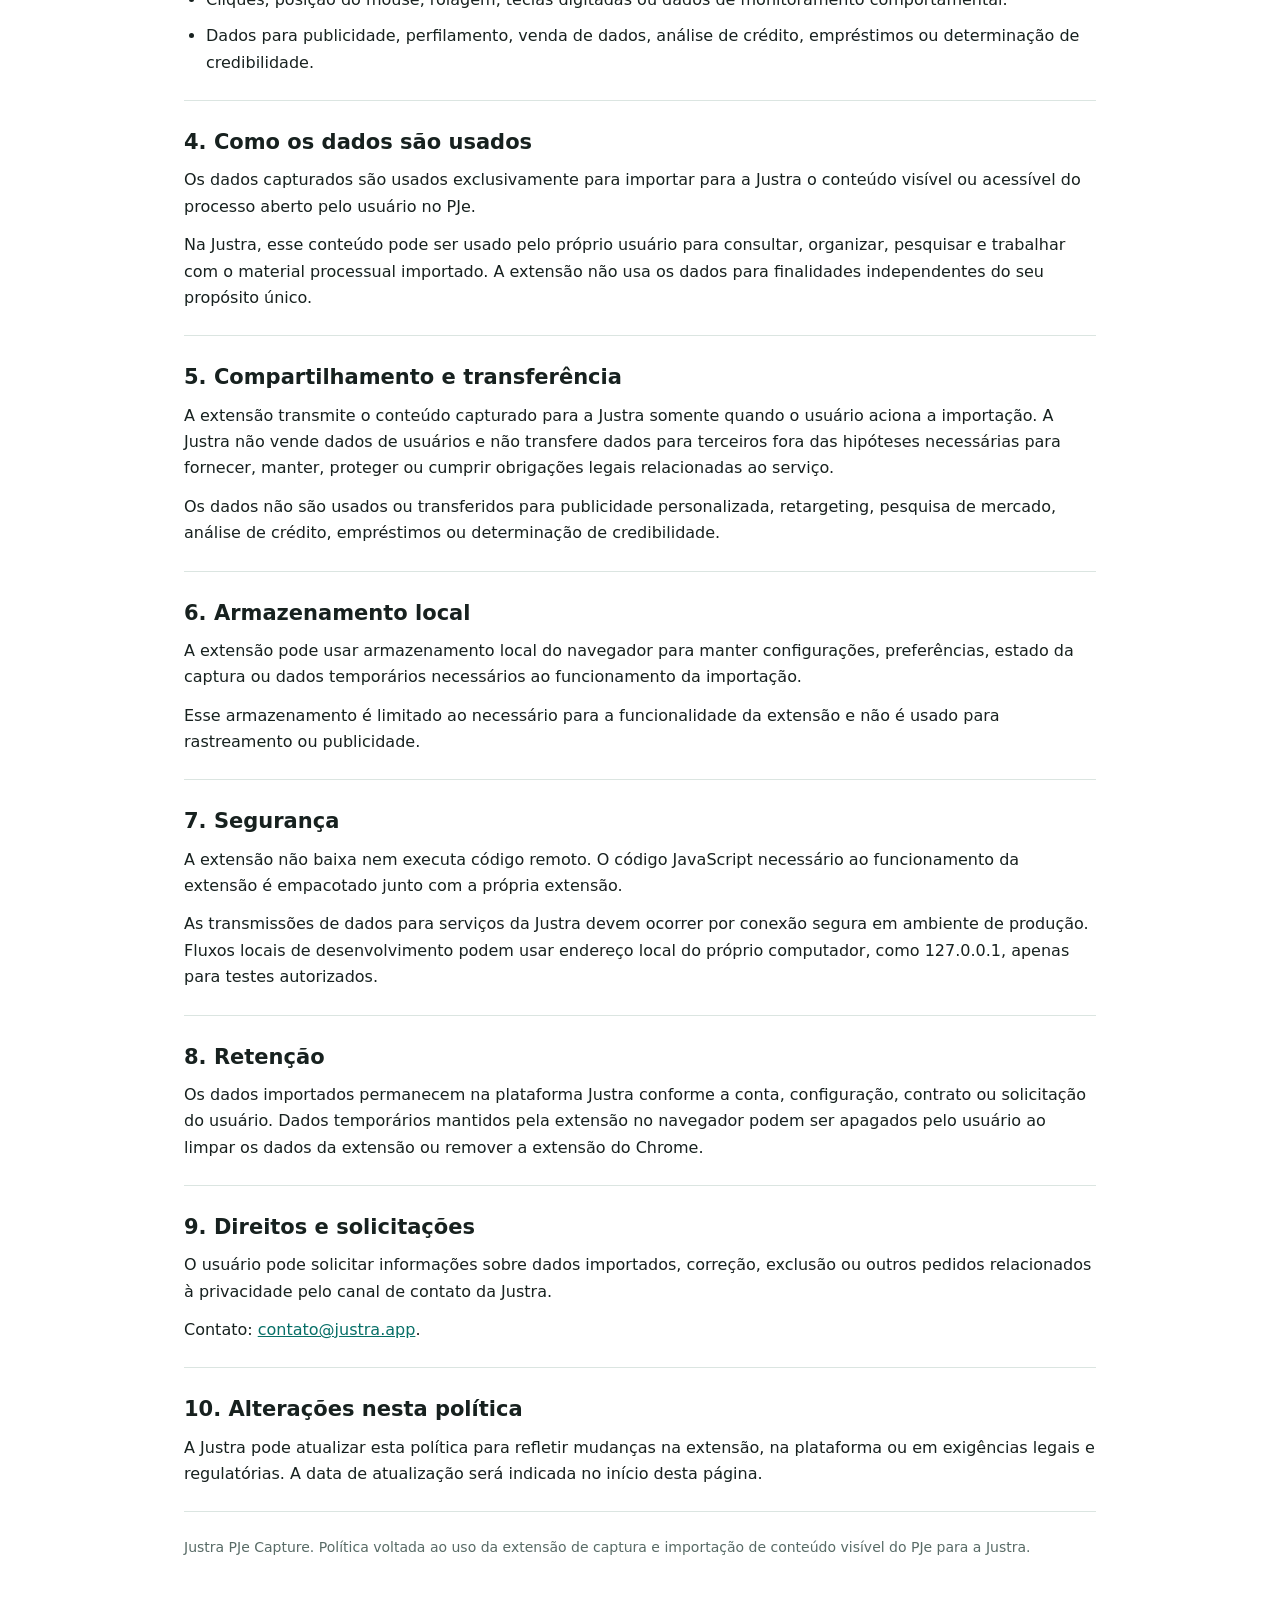
<file: site/privacidade.html>
<!doctype html>
<html lang="pt-BR">
<head>
  <meta charset="utf-8">
  <meta name="viewport" content="width=device-width, initial-scale=1">
  <title>Política de Privacidade - Justra PJe Capture</title>
  <link rel="stylesheet" href="assets/privacidade.css?v=20260702e">
</head>
<body class="privacy-policy">
  <div class="privacy-shell">
    <header class="privacy-header">
      <div class="privacy-nav">
        <a class="brand-wordmark" href="https://justra.ngrok.app/privacidade" aria-label="Justra">
          <img src="assets/justra-logo-web.png?v=20260702" alt="Justra">
        </a>
        <div class="privacy-meta">
          <span>Política de Privacidade</span>
          <a href="https://justra.ngrok.app/privacidade">justra.ngrok.app/privacidade</a>
        </div>
      </div>
      <div class="privacy-hero">
        <p class="eyebrow">Justra PJe Capture</p>
        <h1>Política de Privacidade</h1>
        <p>Esta política explica quais dados a extensão trata, para que eles são usados e quais dados ela não coleta.</p>
      </div>
    </header>

  <main class="privacy-content">
    <div class="notice">
      <p><strong>Última atualização:</strong> 2 de julho de 2026.</p>
      <p>A Justra PJe Capture tem um único propósito: capturar conteúdo visível ou acessível na página de processo do PJe aberta pelo usuário e importar esse conteúdo para a plataforma Justra.</p>
    </div>

    <section>
      <h2>1. Escopo desta política</h2>
      <p>Esta política se aplica à extensão Justra PJe Capture para navegador Chrome e ao fluxo de importação de dados do PJe para a Justra.</p>
      <p>A extensão funciona somente quando o usuário está em uma página de processo do PJe coberta pela extensão e aciona voluntariamente uma ação de captura, download ou envio para a Justra.</p>
    </section>

    <section>
      <h2>2. Dados que a extensão pode tratar</h2>
      <p>A extensão não coleta dados comportamentais do usuário. Ela trata conteúdo da página de processo do PJe aberta pelo próprio usuário. Esse conteúdo pertence aos autos ou à página processual, mas pode conter dados pessoais ou sensíveis de partes, advogados, testemunhas, peritos e outros envolvidos.</p>
      <p>Dependendo do conteúdo disponível no processo, a extensão pode capturar e importar:</p>
      <ul>
        <li>Dados de identificação processual, como número do processo, tribunal, órgão julgador, classe processual, datas e movimentações.</li>
        <li>Conteúdo visível do site do PJe, incluindo textos, títulos, links, documentos listados, referências documentais e metadados exibidos na página.</li>
        <li>Dados pessoais presentes nos autos, como nomes, números de documentos, endereços, dados profissionais, dados de partes, advogados ou terceiros.</li>
        <li>Dados financeiros presentes nos autos, como valores de causa, salários, verbas trabalhistas, cálculos, depósitos, acordos, comprovantes ou informações similares.</li>
        <li>Comunicações pessoais presentes em documentos processuais, como e-mails, mensagens, conversas ou transcrições, quando tais conteúdos estiverem nos documentos capturados.</li>
        <li>Informações de saúde ou outros dados sensíveis quando estiverem presentes nos documentos do processo, como atestados, laudos, perícias, CAT, sintomas, diagnósticos ou procedimentos.</li>
      </ul>
    </section>

    <section>
      <h2>3. Dados que a extensão não coleta</h2>
      <p>A Justra PJe Capture não coleta, registra nem transmite:</p>
      <ul>
        <li>Senhas, PINs, perguntas de segurança, certificados digitais, tokens de autenticação ou credenciais do PJe.</li>
        <li>Cookies de autenticação do PJe ou credenciais de login.</li>
        <li>Histórico geral de navegação do usuário.</li>
        <li>Localização do dispositivo, coordenadas de GPS ou dados de proximidade.</li>
        <li>Cliques, posição do mouse, rolagem, teclas digitadas ou dados de monitoramento comportamental.</li>
        <li>Dados para publicidade, perfilamento, venda de dados, análise de crédito, empréstimos ou determinação de credibilidade.</li>
      </ul>
    </section>

    <section>
      <h2>4. Como os dados são usados</h2>
      <p>Os dados capturados são usados exclusivamente para importar para a Justra o conteúdo visível ou acessível do processo aberto pelo usuário no PJe.</p>
      <p>Na Justra, esse conteúdo pode ser usado pelo próprio usuário para consultar, organizar, pesquisar e trabalhar com o material processual importado. A extensão não usa os dados para finalidades independentes do seu propósito único.</p>
    </section>

    <section>
      <h2>5. Compartilhamento e transferência</h2>
      <p>A extensão transmite o conteúdo capturado para a Justra somente quando o usuário aciona a importação. A Justra não vende dados de usuários e não transfere dados para terceiros fora das hipóteses necessárias para fornecer, manter, proteger ou cumprir obrigações legais relacionadas ao serviço.</p>
      <p>Os dados não são usados ou transferidos para publicidade personalizada, retargeting, pesquisa de mercado, análise de crédito, empréstimos ou determinação de credibilidade.</p>
    </section>

    <section>
      <h2>6. Armazenamento local</h2>
      <p>A extensão pode usar armazenamento local do navegador para manter configurações, preferências, estado da captura ou dados temporários necessários ao funcionamento da importação.</p>
      <p>Esse armazenamento é limitado ao necessário para a funcionalidade da extensão e não é usado para rastreamento ou publicidade.</p>
    </section>

    <section>
      <h2>7. Segurança</h2>
      <p>A extensão não baixa nem executa código remoto. O código JavaScript necessário ao funcionamento da extensão é empacotado junto com a própria extensão.</p>
      <p>As transmissões de dados para serviços da Justra devem ocorrer por conexão segura em ambiente de produção. Fluxos locais de desenvolvimento podem usar endereço local do próprio computador, como 127.0.0.1, apenas para testes autorizados.</p>
    </section>

    <section>
      <h2>8. Retenção</h2>
      <p>Os dados importados permanecem na plataforma Justra conforme a conta, configuração, contrato ou solicitação do usuário. Dados temporários mantidos pela extensão no navegador podem ser apagados pelo usuário ao limpar os dados da extensão ou remover a extensão do Chrome.</p>
    </section>

    <section>
      <h2>9. Direitos e solicitações</h2>
      <p>O usuário pode solicitar informações sobre dados importados, correção, exclusão ou outros pedidos relacionados à privacidade pelo canal de contato da Justra.</p>
      <p>Contato: <a href="mailto:contato@justra.app">contato@justra.app</a>.</p>
    </section>

    <section>
      <h2>10. Alterações nesta política</h2>
      <p>A Justra pode atualizar esta política para refletir mudanças na extensão, na plataforma ou em exigências legais e regulatórias. A data de atualização será indicada no início desta página.</p>
    </section>
  </main>

  <footer class="privacy-footer">
    <p>Justra PJe Capture. Política voltada ao uso da extensão de captura e importação de conteúdo visível do PJe para a Justra.</p>
  </footer>
  </div>
</body>
</html>
</file>
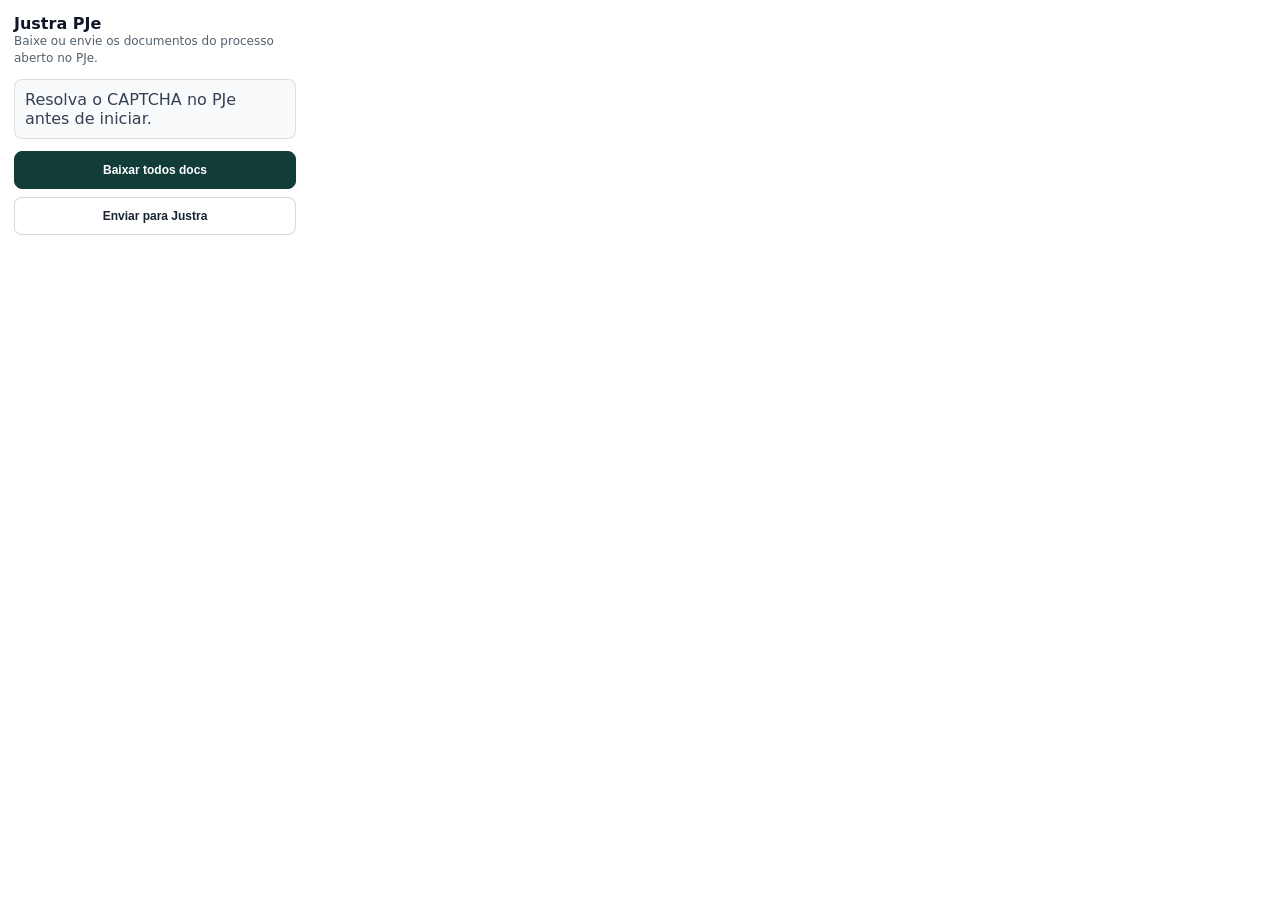
<file: extensions/pje-capture-chrome/popup.html>
<!doctype html>
<html lang="pt-BR">
  <head>
    <meta charset="utf-8">
    <meta name="viewport" content="width=device-width, initial-scale=1">
    <title>Justra PJe</title>
    <style>
      :root {
        color-scheme: light;
        font-family: Inter, ui-sans-serif, system-ui, -apple-system, BlinkMacSystemFont, "Segoe UI", sans-serif;
      }

      body {
        width: 310px;
        margin: 0;
        background: #ffffff;
        color: #182230;
      }

      main {
        display: grid;
        gap: 12px;
        padding: 14px;
      }

      h1 {
        margin: 0;
        color: #101828;
        font-size: 16px;
        line-height: 1.2;
      }

      p {
        margin: 0;
        color: #52606d;
        font-size: 12px;
        line-height: 1.4;
      }

      .status {
        border: 1px solid rgba(16, 24, 40, 0.12);
        border-radius: 8px;
        background: #f8fafc;
        color: #344054;
        padding: 10px;
      }

      .actions {
        display: grid;
        gap: 8px;
      }

      button {
        min-height: 38px;
        border: 1px solid rgba(16, 24, 40, 0.16);
        border-radius: 8px;
        background: #ffffff;
        color: #182230;
        cursor: pointer;
        font-size: 12px;
        font-weight: 750;
      }

      button.primary {
        border-color: #113c38;
        background: #113c38;
        color: #ffffff;
      }

      button:hover {
        background: #f8fafc;
      }

      button.primary:hover {
        background: #0b2c29;
      }
    </style>
  </head>
  <body>
    <main>
      <div>
        <h1>Justra PJe</h1>
        <p>Baixe ou envie os documentos do processo aberto no PJe.</p>
      </div>
      <div class="status" id="status">Resolva o CAPTCHA no PJe antes de iniciar.</div>
      <div class="actions">
        <button class="primary" id="downloadAllDocuments" type="button">Baixar todos docs</button>
        <button id="sendAllDocuments" type="button">Enviar para Justra</button>
      </div>
    </main>
    <script src="popup.js"></script>
  </body>
</html>
</file>
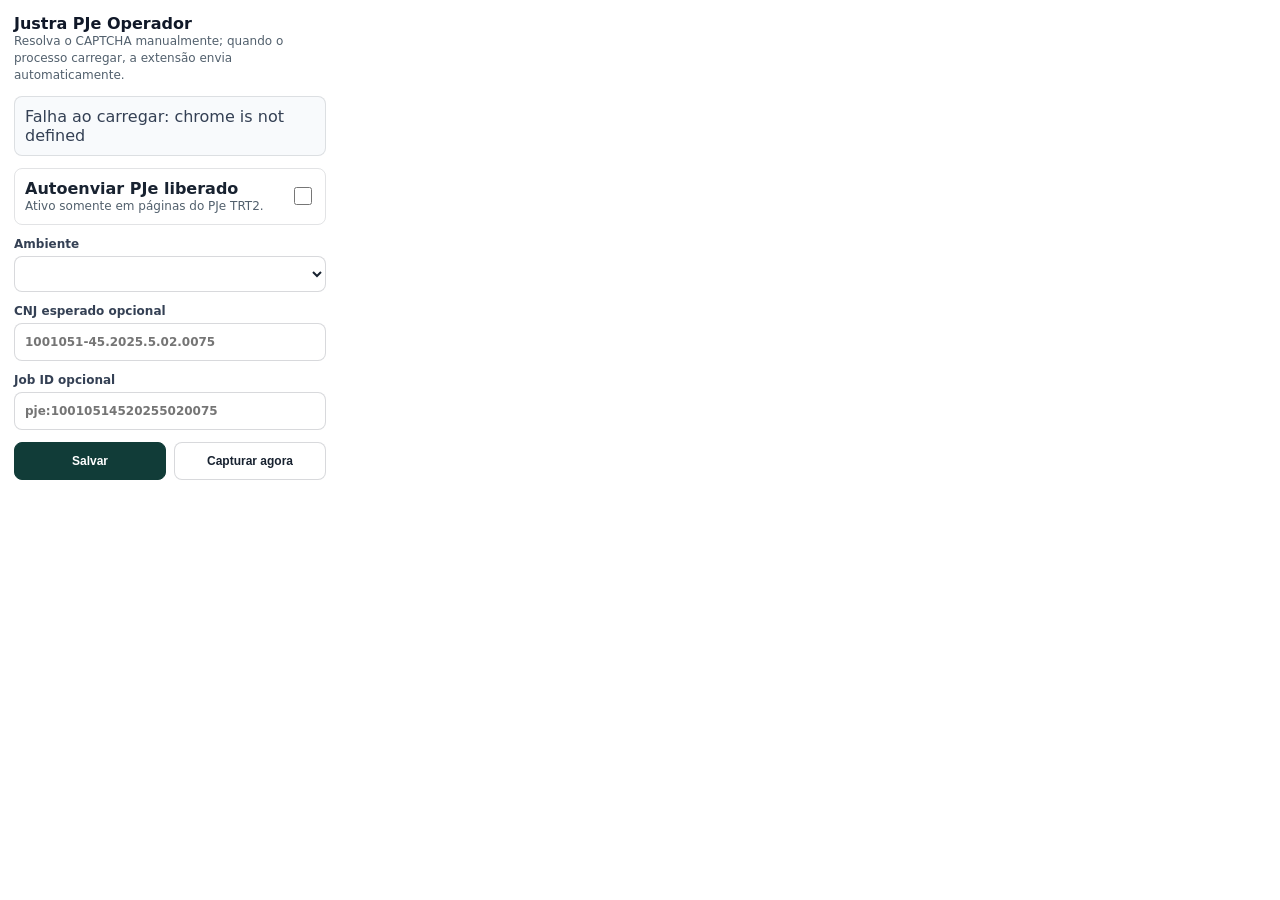
<file: extensions/pje-operator-capture-chrome/popup.html>
<!doctype html>
<html lang="pt-BR">
  <head>
    <meta charset="utf-8">
    <meta name="viewport" content="width=device-width, initial-scale=1">
    <title>Justra PJe Operador</title>
    <style>
      :root {
        color-scheme: light;
        font-family: Inter, ui-sans-serif, system-ui, -apple-system, BlinkMacSystemFont, "Segoe UI", sans-serif;
      }

      body {
        width: 340px;
        margin: 0;
        background: #ffffff;
        color: #182230;
      }

      main {
        display: grid;
        gap: 12px;
        padding: 14px;
      }

      h1 {
        margin: 0;
        color: #101828;
        font-size: 16px;
        line-height: 1.2;
      }

      p {
        margin: 0;
        color: #52606d;
        font-size: 12px;
        line-height: 1.4;
      }

      label {
        display: grid;
        gap: 5px;
        color: #344054;
        font-size: 12px;
        font-weight: 720;
      }

      input,
      select {
        min-height: 36px;
        border: 1px solid rgba(16, 24, 40, 0.16);
        border-radius: 8px;
        background: #ffffff;
        color: #182230;
        font: inherit;
        font-size: 12px;
        padding: 0 10px;
      }

      .row {
        display: flex;
        align-items: center;
        justify-content: space-between;
        gap: 10px;
      }

      .switch {
        display: flex;
        align-items: center;
        justify-content: space-between;
        gap: 10px;
        border: 1px solid rgba(16, 24, 40, 0.12);
        border-radius: 8px;
        padding: 10px;
      }

      .switch input {
        width: 18px;
        min-height: 18px;
      }

      .status {
        border: 1px solid rgba(16, 24, 40, 0.12);
        border-radius: 8px;
        background: #f8fafc;
        color: #344054;
        padding: 10px;
      }

      .actions {
        display: grid;
        grid-template-columns: 1fr 1fr;
        gap: 8px;
      }

      button {
        min-height: 38px;
        border: 1px solid rgba(16, 24, 40, 0.16);
        border-radius: 8px;
        background: #ffffff;
        color: #182230;
        cursor: pointer;
        font-size: 12px;
        font-weight: 750;
      }

      button.primary {
        border-color: #113c38;
        background: #113c38;
        color: #ffffff;
      }

      button:hover {
        background: #f8fafc;
      }

      button.primary:hover {
        background: #0b2c29;
      }
    </style>
  </head>
  <body>
    <main>
      <div>
        <h1>Justra PJe Operador</h1>
        <p>Resolva o CAPTCHA manualmente; quando o processo carregar, a extensão envia automaticamente.</p>
      </div>

      <div class="status" id="status">Carregando configuração...</div>

      <div class="switch">
        <div>
          <strong>Autoenviar PJe liberado</strong>
          <p>Ativo somente em páginas do PJe TRT2.</p>
        </div>
        <input id="enabled" type="checkbox">
      </div>

      <label>
        Ambiente
        <select id="environmentName"></select>
      </label>

      <label>
        CNJ esperado opcional
        <input id="expectedProcessNumber" type="text" inputmode="numeric" placeholder="1001051-45.2025.5.02.0075">
      </label>

      <label>
        Job ID opcional
        <input id="jobId" type="text" placeholder="pje:10010514520255020075">
      </label>

      <div class="actions">
        <button class="primary" id="save" type="button">Salvar</button>
        <button id="captureNow" type="button">Capturar agora</button>
      </div>
    </main>
    <script src="popup.js"></script>
  </body>
</html>
</file>
<file: site/assets/privacidade.css>
:root {
  --ink: #17211f;
  --muted: #586b66;
  --line: #dbe5e1;
  --page: #ffffff;
  --soft: #f5f8f7;
  --surface: #ffffff;
  --teal: #076f67;
  --teal-dark: #123c38;
  --gold: #c89a2a;
}

* {
  box-sizing: border-box;
}

html {
  background: var(--page);
}

body.privacy-policy {
  margin: 0;
  color: var(--ink);
  background: var(--page);
  font-family: Inter, ui-sans-serif, system-ui, -apple-system, BlinkMacSystemFont, "Segoe UI", sans-serif;
  font-size: 16px;
  line-height: 1.65;
  letter-spacing: 0;
}

body.privacy-policy::before {
  content: "";
  display: block;
  height: 5px;
  background: linear-gradient(90deg, var(--teal-dark), var(--teal), var(--gold));
}

body.privacy-policy a {
  color: var(--teal);
}

body.privacy-policy .privacy-shell {
  width: min(100%, 960px);
  margin: 0 auto;
  padding: 30px 24px 54px;
}

body.privacy-policy .privacy-header {
  padding-bottom: 8px;
}

body.privacy-policy .privacy-nav {
  display: flex;
  align-items: center;
  justify-content: space-between;
  gap: 28px;
  padding-bottom: 28px;
  border-bottom: 1px solid var(--line);
}

body.privacy-policy .brand-wordmark {
  display: block;
  flex: 0 0 auto;
  width: min(330px, 48vw);
  min-width: 210px;
  max-width: 330px;
  text-decoration: none;
}

body.privacy-policy .brand-wordmark img {
  display: block;
  width: 100%;
  height: auto;
}

body.privacy-policy .privacy-meta {
  display: grid;
  justify-items: end;
  gap: 3px;
  min-width: max-content;
  color: var(--muted);
  font-size: 13px;
  line-height: 1.4;
}

body.privacy-policy .privacy-meta span {
  color: var(--ink);
  font-size: 14px;
  font-weight: 700;
}

body.privacy-policy .privacy-meta a {
  text-decoration: none;
}

body.privacy-policy .privacy-hero {
  max-width: 790px;
  padding: 44px 0 24px;
}

body.privacy-policy .eyebrow {
  margin: 0 0 10px;
  color: var(--teal);
  font-size: 13px;
  font-weight: 800;
  letter-spacing: 0.08em;
  line-height: 1.2;
  text-transform: uppercase;
}

body.privacy-policy h1 {
  max-width: 780px;
  margin: 0;
  color: var(--ink);
  font-size: clamp(34px, 5vw, 54px);
  line-height: 1.04;
}

body.privacy-policy .privacy-hero p:last-child {
  max-width: 760px;
  margin: 18px 0 0;
  color: var(--muted);
  font-size: 18px;
  line-height: 1.6;
}

body.privacy-policy .privacy-content {
  display: grid;
  gap: 4px;
}

body.privacy-policy .notice {
  border: 1px solid var(--line);
  border-left: 5px solid var(--gold);
  border-radius: 8px;
  background: var(--soft);
  padding: 22px 24px;
}

body.privacy-policy section {
  padding: 24px 0;
  border-bottom: 1px solid var(--line);
}

body.privacy-policy h2 {
  margin: 0 0 12px;
  color: var(--ink);
  font-size: 21px;
  line-height: 1.25;
}

body.privacy-policy p {
  margin: 0 0 12px;
}

body.privacy-policy p:last-child,
body.privacy-policy li:last-child {
  margin-bottom: 0;
}

body.privacy-policy ul {
  margin: 0;
  padding-left: 22px;
}

body.privacy-policy li {
  margin-bottom: 10px;
}

body.privacy-policy .privacy-footer {
  padding-top: 24px;
  color: var(--muted);
  font-size: 14px;
}

@media (max-width: 720px) {
  body.privacy-policy .privacy-shell {
    padding: 22px 16px 42px;
  }

  body.privacy-policy .privacy-nav {
    align-items: flex-start;
    flex-direction: column;
    gap: 18px;
    padding-bottom: 24px;
  }

  body.privacy-policy .brand-wordmark {
    width: min(100%, 270px);
    min-width: 0;
  }

  body.privacy-policy .privacy-meta {
    justify-items: start;
    min-width: 0;
  }

  body.privacy-policy .privacy-meta a {
    overflow-wrap: anywhere;
  }

  body.privacy-policy .privacy-hero {
    padding: 32px 0 20px;
  }

  body.privacy-policy h1 {
    font-size: 34px;
  }

  body.privacy-policy .privacy-hero p:last-child {
    font-size: 17px;
  }

  body.privacy-policy .notice {
    padding: 18px;
  }
}
</file>
